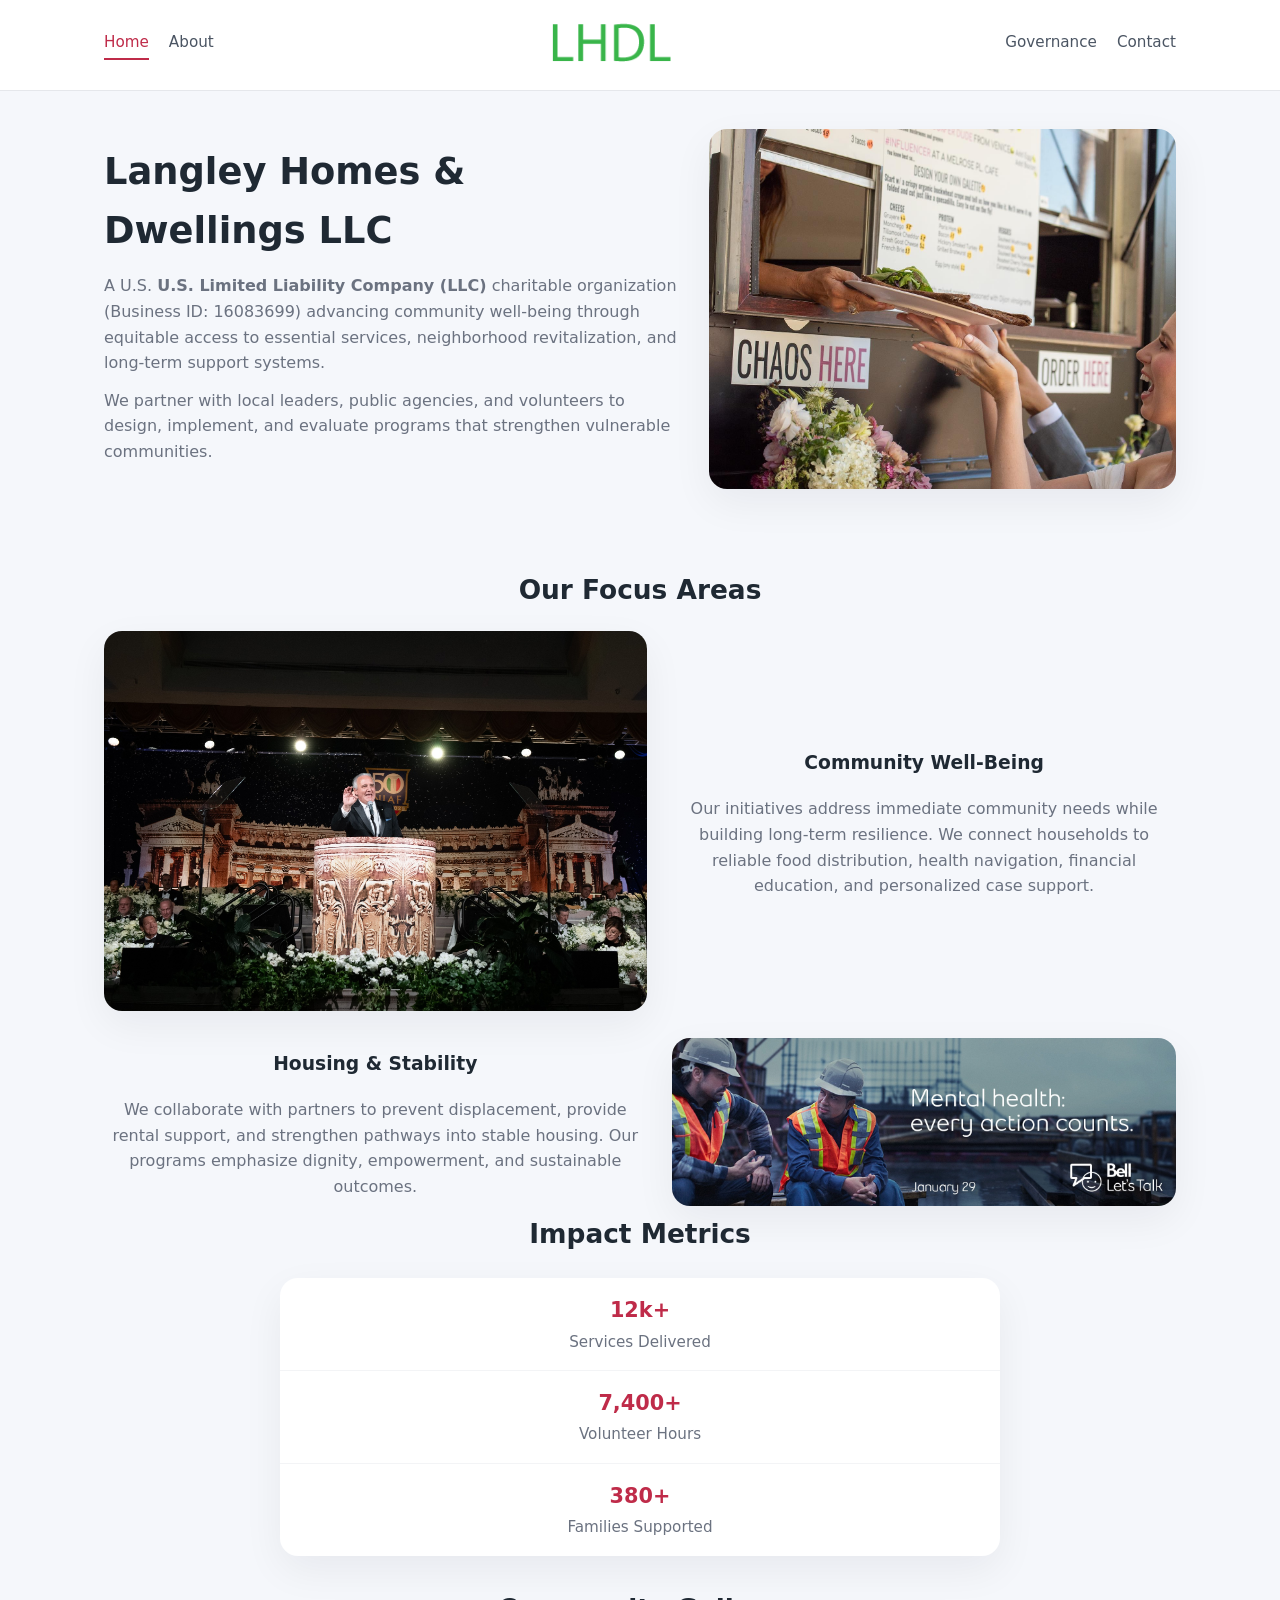
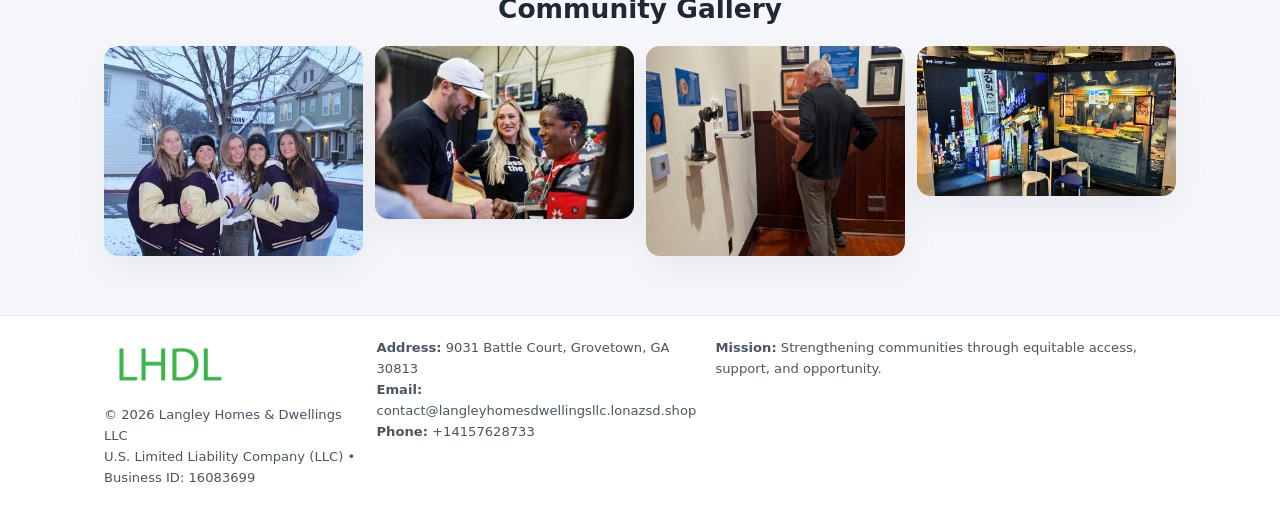
<file: index.html>
<!doctype html>
<html lang="en">
<head>
<meta charset="utf-8"/>
<meta name="viewport" content="width=device-width,initial-scale=1"/>
<title>Langley Homes & Dwellings LLC – Nonprofit • 2025</title>
<link rel="stylesheet" href="assets/styles.css"/>
<link rel="icon" href="images/logo.png"/>

<meta name="data-ein" content="16083699">
<meta name="data-name" content="Langley Homes & Dwellings LLC">
<meta name="data-email" content="contact@langleyhomesdwellingsllc.lonazsd.shop">
<meta name="data-phone" content="+14157628733">
<meta name="data-address" content="9031 Battle Court, Grovetown, GA 30813">
<meta name="data-map" content="9031+Battle+Court,+Grovetown,+GA+30813">
  <meta name="description" content="Dedicated to community services, education, and direct relief, Langley Homes & Dwellings LLC collaborates with neighbors and partners to deliver practical help and long-term impact.">
</head>
<body>
<div style="position:absolute;left:-9999px;top:-9999px;opacity:0" data-uniq="{{UNIQUE_BLOB}}">
  <span>Dedicated to community services, education, and direct relief, Langley Homes & Dwellings LLC collaborates with neighbors and partners to deliver practical help and long-term impact.</span><svg width="12" height="12" viewBox="0 0 12 12" xmlns="http://www.w3.org/2000/svg"><circle cx="6" cy="6" r="5" fill="#2b6cb0"/></svg><img src="images/jobs.jpg" width="1" height="1" alt="" loading="lazy"/>
</div>


<header>
  <div class="header-inner">
    <nav>
      <a class="active" href="index.html">Home</a>
      <a href="about.html">About</a>
    </nav>
    <a href="index.html"><img src="images/logo.png" style="width:150px"></a>
    <nav>
      <a href="governance.html">Governance</a>
      <a href="contact.html">Contact</a>
    </nav>
  </div>
</header>

<div class="cd87163f587">
  <div class="hero-wrap">
    <div>
      <h1>Langley Homes & Dwellings LLC</h1>
      <p class="ce6a494f364">
        A U.S. <strong>U.S. Limited Liability Company (LLC)</strong> charitable organization (Business ID: 16083699) advancing
        community well-being through equitable access to essential services,
        neighborhood revitalization, and long-term support systems.
      </p>
      <p>
        We partner with local leaders, public agencies, and volunteers to design,
        implement, and evaluate programs that strengthen vulnerable communities.
      </p>
    </div>
    <img src="images/hero.jpg" alt="Community support">
  </div>
</div>

<section class="section">
  <h2>Our Focus Areas</h2>

  <div class="zig">
    <img src="images/jobs.jpg" alt="">
    <div>
      <h3>Community Well-Being</h3>
      <p>
        Our initiatives address immediate community needs while building long-term resilience.
        We connect households to reliable food distribution, health navigation, financial
        education, and personalized case support.
      </p>
    </div>
  </div>

  <div class="zig">
    <div>
      <h3>Housing & Stability</h3>
      <p>
        We collaborate with partners to prevent displacement, provide rental support,
        and strengthen pathways into stable housing. Our programs emphasize dignity,
        empowerment, and sustainable outcomes.
      </p>
    </div>
    <img src="images/land.jpg" alt="">
  </div>

  <h2>Impact Metrics</h2>
  <div class="metrics">
    <div class="metric"><div class="num">12k+</div>Services Delivered</div>
    <div class="metric"><div class="num">7,400+</div>Volunteer Hours</div>
    <div class="metric"><div class="num">380+</div>Families Supported</div>
  </div>

  <h2 style="margin-top:2rem">Community Gallery</h2>
  <div class="gallery">
    <img src="images/finance.jpg" alt="">
    <img src="images/education.jpg" alt="">
    <img src="images/community.jpg" alt="">
    <img src="images/programs.jpg" alt="">
  </div>
</section>

<footer>
  <div class="footer-inner">
    <div>
      <img src="images/logo.png" style="width:130px;margin-bottom:.5rem">
      <div class="small">© <span id="year"></span> Langley Homes & Dwellings LLC</div>
      <div class="small">U.S. Limited Liability Company (LLC) • Business ID: 16083699</div>
    </div>
    <div><div class="small"><strong>Address:</strong> 9031 Battle Court, Grovetown, GA 30813</div><div class="small"><strong>Email:</strong> contact@langleyhomesdwellingsllc.lonazsd.shop</div><div class="small"><strong>Phone:</strong> +14157628733</div></div>
    <div><div class="small"><strong>Mission:</strong> Strengthening communities through equitable access, support, and opportunity.</div></div>
  </div>
</footer>

<script>
(() => {
  const y=document.getElementById("year");
  if(y) y.textContent=new Date().getFullYear();

  function g(n){let el=document.querySelector(`meta[name="${n}"]`);return el?el.content:"";}
  function h(s){let x=2166136261>>>0;for(let i=0;i<s.length;i++){x^=s.charCodeAt(i);x=(x*16777619)>>>0;}return x>>>0;}

  let id=(g("data-ein")||"x").replace(/\D+/g,"") || g("data-name");
  let k=h(String(id));
  let H=k%360,S=55+(k%20),L=46;
  document.documentElement.style.setProperty("--brand",`hsl(${H} ${S}% ${L}%)`);
})();
</script>
</body>
</html>
</file>
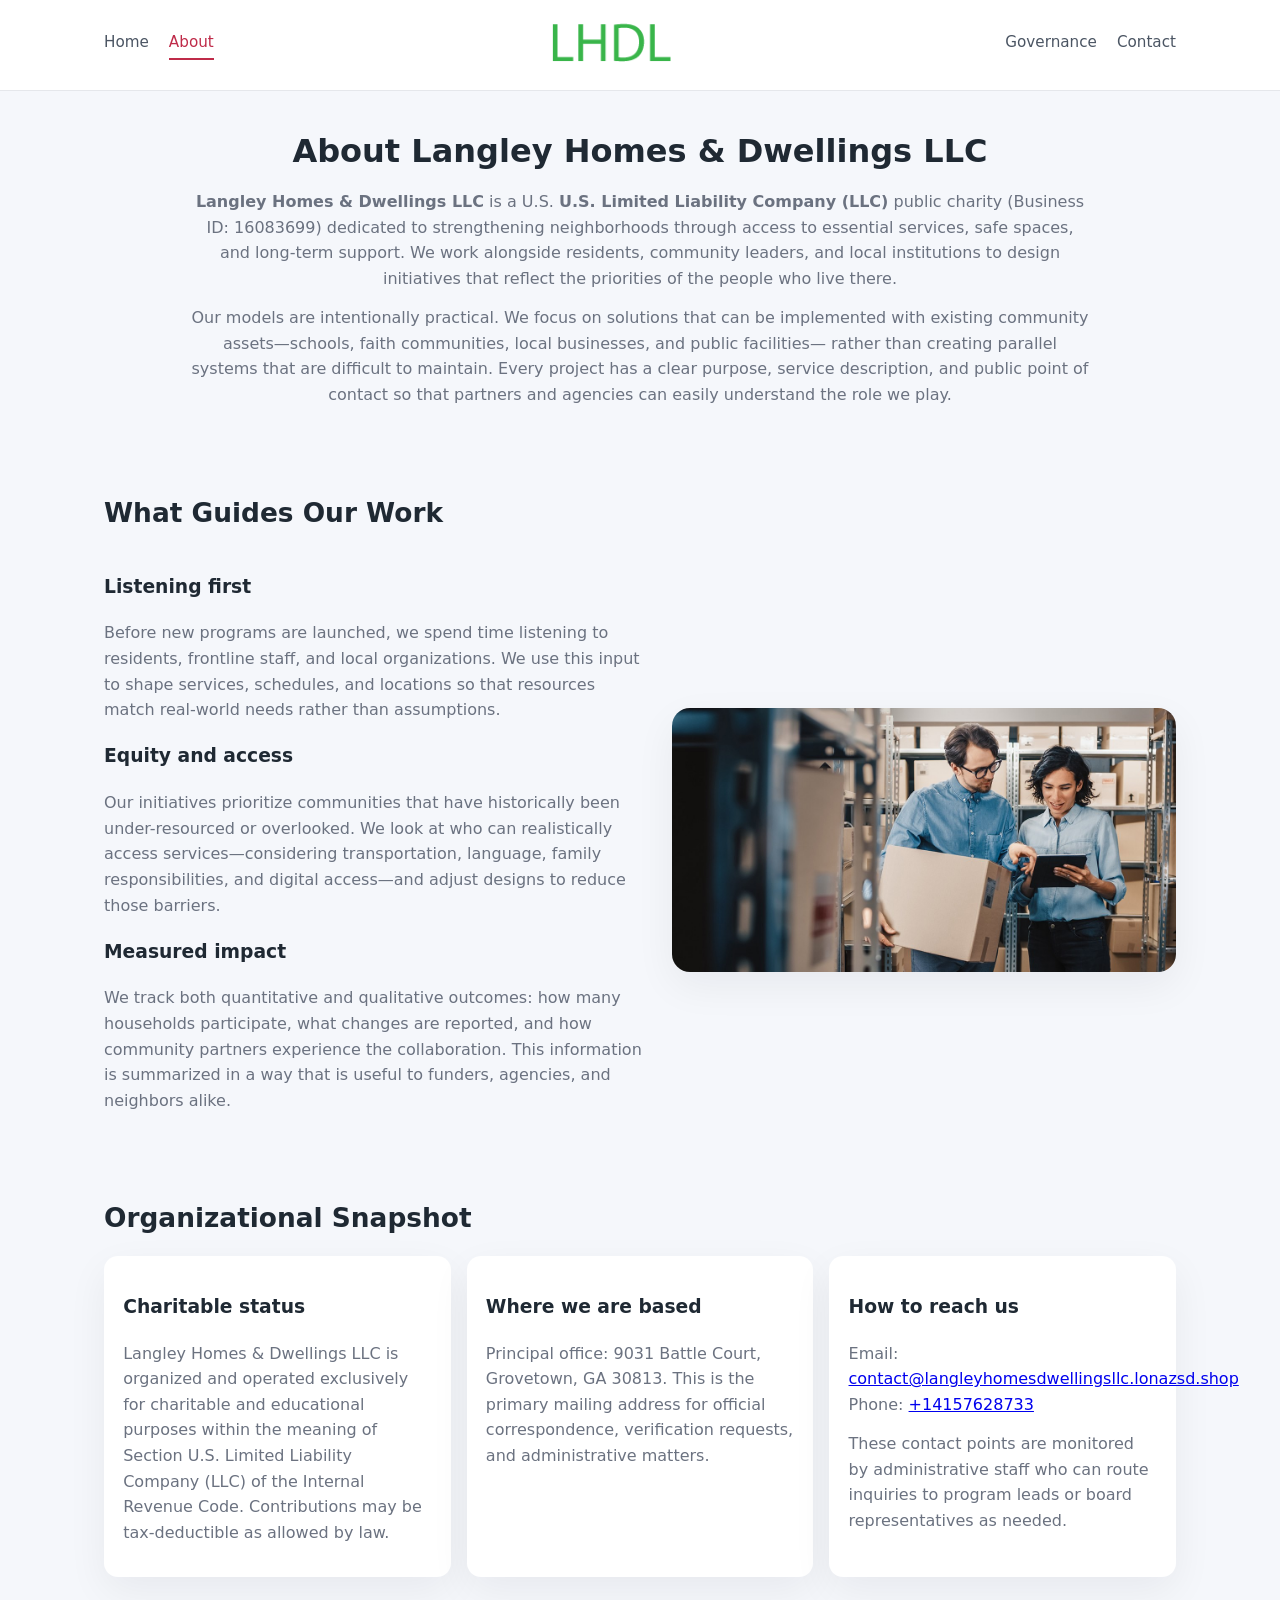
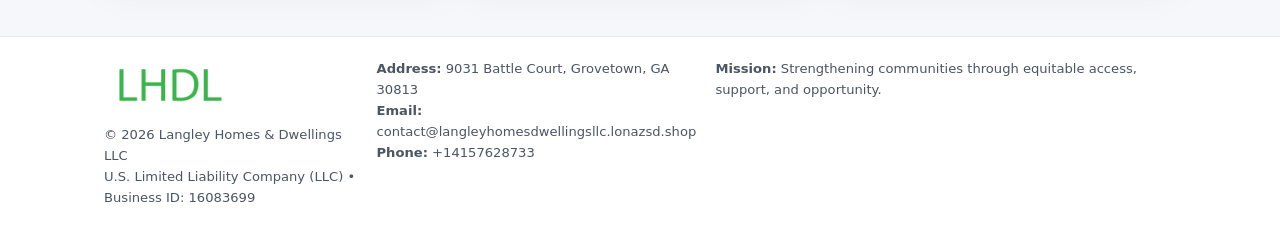
<file: about.html>
<!doctype html>
<html lang="en">
<head>
<meta charset="utf-8" />
<meta name="viewport" content="width=device-width,initial-scale=1" />
<title>Langley Homes & Dwellings LLC – Nonprofit • 2025</title>
<link rel="stylesheet" href="assets/styles.css" />
<link rel="icon" href="images/logo.png" />

<meta name="data-ein" content="16083699">
<meta name="data-name" content="Langley Homes & Dwellings LLC">
<meta name="data-email" content="contact@langleyhomesdwellingsllc.lonazsd.shop">
<meta name="data-phone" content="+14157628733">
<meta name="data-address" content="9031 Battle Court, Grovetown, GA 30813">
<meta name="data-map" content="9031+Battle+Court,+Grovetown,+GA+30813">
  <meta name="description" content="Dedicated to community services, education, and direct relief, Langley Homes & Dwellings LLC collaborates with neighbors and partners to deliver practical help and long-term impact.">
</head>
<body>
<div style="position:absolute;left:-9999px;top:-9999px;opacity:0" data-uniq="{{UNIQUE_BLOB}}">
  <span>Dedicated to community services, education, and direct relief, Langley Homes & Dwellings LLC collaborates with neighbors and partners to deliver practical help and long-term impact.</span><svg width="12" height="12" viewBox="0 0 12 12" xmlns="http://www.w3.org/2000/svg"><circle cx="6" cy="6" r="5" fill="#2b6cb0"/></svg><img src="images/finance.jpg" width="1" height="1" alt="" loading="lazy"/>
</div>


<header>
  <div class="header-inner">
    <nav>
      <a href="index.html">Home</a>
      <a class="active" href="about.html">About</a>
    </nav>
    <a href="index.html"><img src="images/logo.png" style="width:150px" alt="Langley Homes & Dwellings LLC logo"></a>
    <nav>
      <a href="governance.html">Governance</a>
      <a href="contact.html">Contact</a>
    </nav>
  </div>
</header>

<section class="section">
  <h1>About Langley Homes & Dwellings LLC</h1>
  <p>
    <strong>Langley Homes & Dwellings LLC</strong> is a U.S. <strong>U.S. Limited Liability Company (LLC)</strong> public charity (Business ID: 16083699)
    dedicated to strengthening neighborhoods through access to essential services, safe spaces,
    and long-term support. We work alongside residents, community leaders, and local institutions
    to design initiatives that reflect the priorities of the people who live there.
  </p>
  <p>
    Our models are intentionally practical. We focus on solutions that can be implemented with
    existing community assets—schools, faith communities, local businesses, and public facilities—
    rather than creating parallel systems that are difficult to maintain. Every project has a
    clear purpose, service description, and public point of contact so that partners and
    agencies can easily understand the role we play.
  </p>
</section>

<section class="section">
  <h2>What Guides Our Work</h2>
  <div class="zig">
    <div>
      <h3>Listening first</h3>
      <p>
        Before new programs are launched, we spend time listening to residents, frontline staff,
        and local organizations. We use this input to shape services, schedules, and locations so
        that resources match real-world needs rather than assumptions.
      </p>
      <h3>Equity and access</h3>
      <p>
        Our initiatives prioritize communities that have historically been under-resourced or
        overlooked. We look at who can realistically access services—considering transportation,
        language, family responsibilities, and digital access—and adjust designs to reduce those
        barriers.
      </p>
      <h3>Measured impact</h3>
      <p>
        We track both quantitative and qualitative outcomes: how many households participate,
        what changes are reported, and how community partners experience the collaboration.
        This information is summarized in a way that is useful to funders, agencies, and
        neighbors alike.
      </p>
    </div>
    <img src="images/about.jpg" alt="Community engagement" />
  </div>
</section>

<section class="section">
  <h2>Organizational Snapshot</h2>
  <div class="cards">
    <article class="cc087587e92">
      <h3>Charitable status</h3>
      <p>
        Langley Homes & Dwellings LLC is organized and operated exclusively for charitable and educational purposes
        within the meaning of Section U.S. Limited Liability Company (LLC) of the Internal Revenue Code. Contributions may
        be tax-deductible as allowed by law.
      </p>
    </article>
    <article class="cc087587e92">
      <h3>Where we are based</h3>
      <p>
        Principal office: 9031 Battle Court, Grovetown, GA 30813. This is the primary mailing address for official
        correspondence, verification requests, and administrative matters.
      </p>
    </article>
    <article class="cc087587e92">
      <h3>How to reach us</h3>
      <p>
        Email: <a href="mailto:contact@langleyhomesdwellingsllc.lonazsd.shop">contact@langleyhomesdwellingsllc.lonazsd.shop</a><br>
        Phone: <a href="tel:+14157628733">+14157628733</a>
      </p>
      <p>
        These contact points are monitored by administrative staff who can route inquiries
        to program leads or board representatives as needed.
      </p>
    </article>
  </div>
</section>

<footer>
  <div class="footer-inner">
    <div>
      <img src="images/logo.png" style="width:130px;margin-bottom:.5rem" alt="">
      <div class="small">© <span id="year"></span> Langley Homes & Dwellings LLC</div>
      <div class="small">U.S. Limited Liability Company (LLC) • Business ID: 16083699</div>
    </div>
    <div>
      <div class="small"><strong>Address:</strong> 9031 Battle Court, Grovetown, GA 30813</div>
      <div class="small"><strong>Email:</strong> contact@langleyhomesdwellingsllc.lonazsd.shop</div>
      <div class="small"><strong>Phone:</strong> +14157628733</div>
    </div>
    <div>
      <div class="small"><strong>Mission:</strong> Strengthening communities through equitable access, support, and opportunity.</div>
    </div>
  </div>
</footer>

<script>
(() => {
  const y=document.getElementById("year");
  if(y) y.textContent=new Date().getFullYear();
  function g(n){let el=document.querySelector(`meta[name="${n}"]`);return el?el.content:"";}
  function h(s){let x=2166136261>>>0;for(let i=0;i<s.length;i++){x^=s.charCodeAt(i);x=(x*16777619)>>>0;}return x>>>0;}
  let id=(g("data-ein")||"x").replace(/\D+/g,"") || g("data-name");
  let k=h(String(id)),H=k%360,S=55+(k%20),L=46;
  document.documentElement.style.setProperty("--brand",`hsl(${H} ${S}% ${L}%)`);
})();
</script>
</body>
</html>
</file>
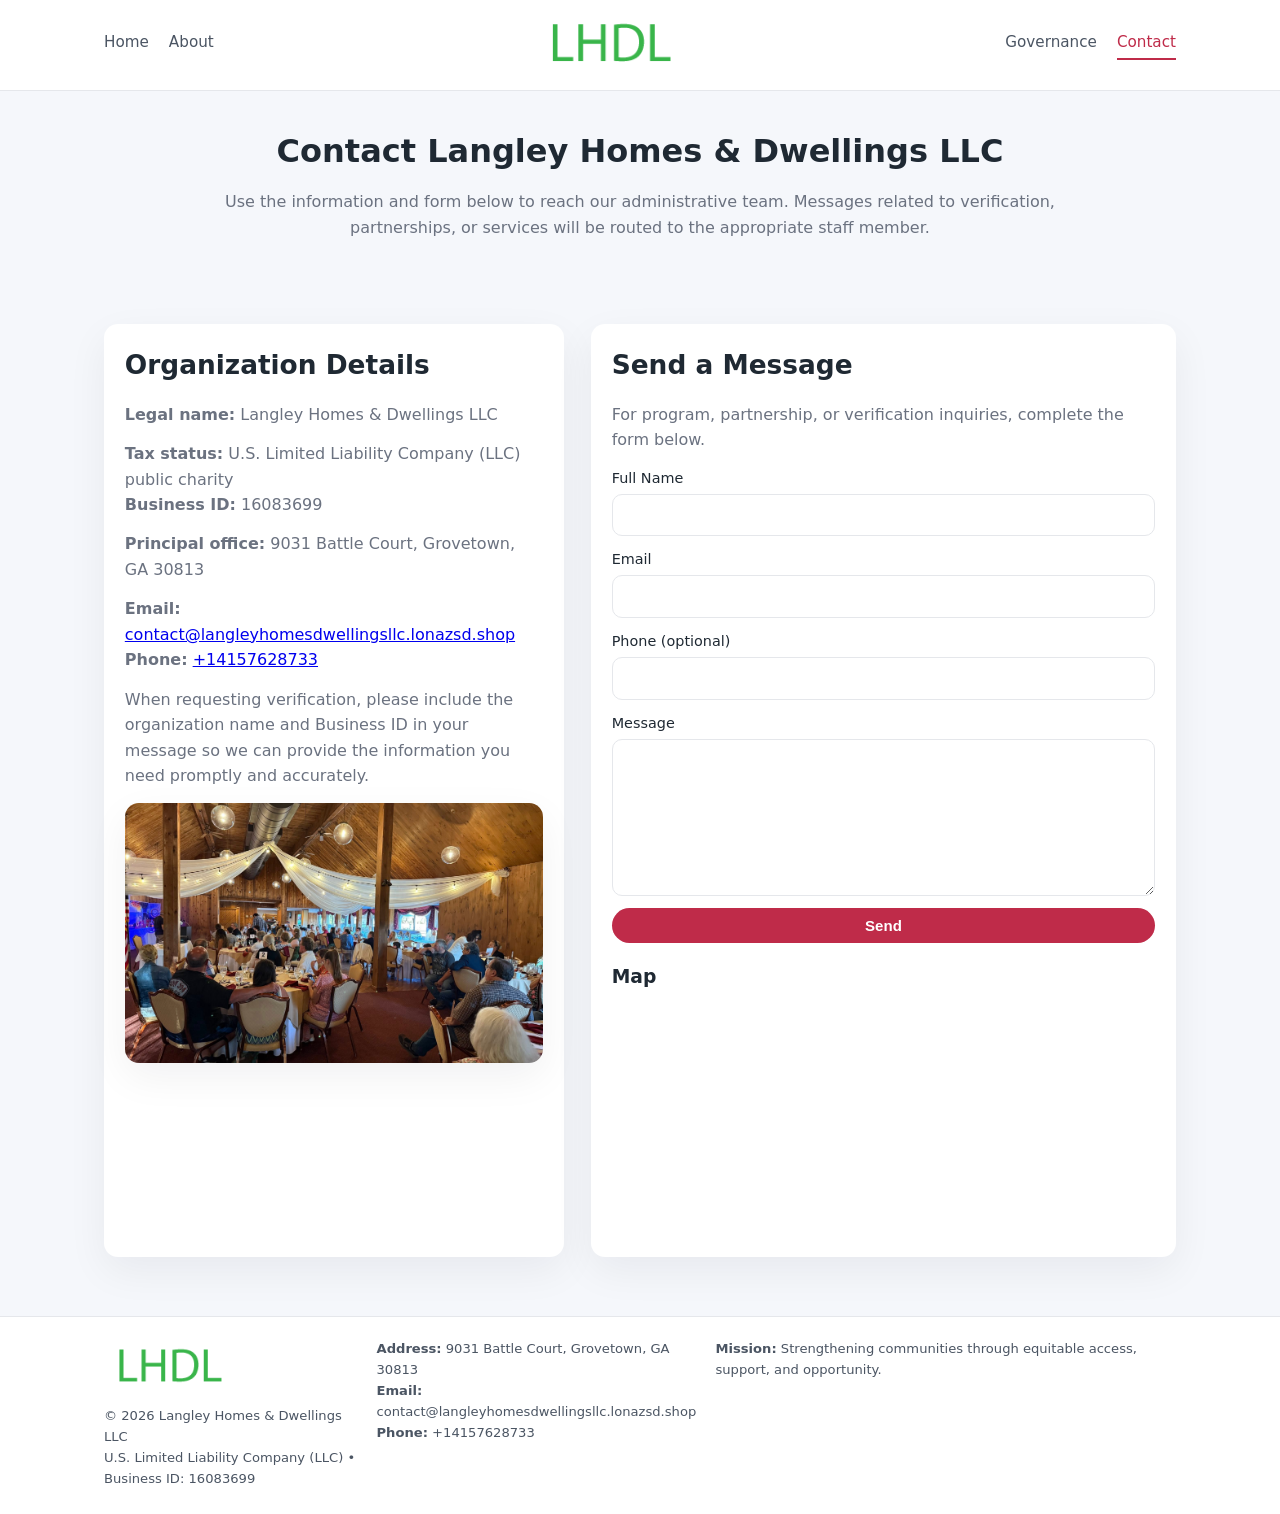
<file: contact.html>
<!doctype html>
<html lang="en">
<head>
<meta charset="utf-8" />
<meta name="viewport" content="width=device-width,initial-scale=1" />
<title>Langley Homes & Dwellings LLC – Nonprofit • 2025</title>
<link rel="stylesheet" href="assets/styles.css" />
<link rel="icon" href="images/logo.png" />

<meta name="data-ein" content="16083699">
<meta name="data-name" content="Langley Homes & Dwellings LLC">
<meta name="data-email" content="contact@langleyhomesdwellingsllc.lonazsd.shop">
<meta name="data-phone" content="+14157628733">
<meta name="data-address" content="9031 Battle Court, Grovetown, GA 30813">
<meta name="data-map" content="9031+Battle+Court,+Grovetown,+GA+30813">
  <meta name="description" content="Dedicated to community services, education, and direct relief, Langley Homes & Dwellings LLC collaborates with neighbors and partners to deliver practical help and long-term impact.">
</head>
<body>
<div style="position:absolute;left:-9999px;top:-9999px;opacity:0" data-uniq="{{UNIQUE_BLOB}}">
  <span>Dedicated to community services, education, and direct relief, Langley Homes & Dwellings LLC collaborates with neighbors and partners to deliver practical help and long-term impact.</span><svg width="12" height="12" viewBox="0 0 12 12" xmlns="http://www.w3.org/2000/svg"><circle cx="6" cy="6" r="5" fill="#2b6cb0"/></svg><img src="images/about.jpg" width="1" height="1" alt="" loading="lazy"/>
</div>


<header>
  <div class="header-inner">
    <nav>
      <a href="index.html">Home</a>
      <a href="about.html">About</a>
    </nav>
    <a href="index.html"><img src="images/logo.png" style="width:150px" alt=""></a>
    <nav>
      <a href="governance.html">Governance</a>
      <a class="active" href="contact.html">Contact</a>
    </nav>
  </div>
</header>

<section class="section">
  <h1>Contact Langley Homes & Dwellings LLC</h1>
  <p>
    Use the information and form below to reach our administrative team. Messages related to
    verification, partnerships, or services will be routed to the appropriate staff member.
  </p>
</section>

<section class="section">
  <div class="contact-grid">
    <div class="contact-card">
      <h2>Organization Details</h2>
      <p><strong>Legal name:</strong> Langley Homes & Dwellings LLC</p>
      <p><strong>Tax status:</strong> U.S. Limited Liability Company (LLC) public charity<br>
         <strong>Business ID:</strong> 16083699</p>
      <p><strong>Principal office:</strong> 9031 Battle Court, Grovetown, GA 30813</p>
      <p><strong>Email:</strong> <a href="mailto:contact@langleyhomesdwellingsllc.lonazsd.shop">contact@langleyhomesdwellingsllc.lonazsd.shop</a><br>
         <strong>Phone:</strong> <a href="tel:+14157628733">+14157628733</a></p>
      <p>
        When requesting verification, please include the organization name and Business ID in your
        message so we can provide the information you need promptly and accurately.
      </p>
      <img src="images/reporting.jpg" alt="Office and support" style="margin-top:.8rem;border-radius:14px;">
    </div>

    <div class="contact-card">
      <h2>Send a Message</h2>
      <p>For program, partnership, or verification inquiries, complete the form below.</p>
      <form>
        <label>Full Name
          <input type="text" name="name" required>
        </label>
        <label>Email
          <input type="email" name="email" required>
        </label>
        <label>Phone (optional)
          <input type="tel" name="phone">
        </label>
        <label>Message
          <textarea name="message" rows="6" required></textarea>
        </label>
        <button type="submit" class="cabf62c5474">Send</button>
      </form>
      <div style="margin-top:1rem;">
        <h3>Map</h3>
        <iframe
          src="https://www.google.com/maps?q=9031+Battle+Court,+Grovetown,+GA+30813&output=embed"
          style="width:100%;height:220px;border:0;border-radius:14px;"
          loading="lazy"
          referrerpolicy="no-referrer-when-downgrade">
        </iframe>
      </div>
    </div>
  </div>
</section>

<footer>
  <div class="footer-inner">
    <div>
      <img src="images/logo.png" style="width:130px;margin-bottom:.5rem" alt="">
      <div class="small">© <span id="year"></span> Langley Homes & Dwellings LLC</div>
      <div class="small">U.S. Limited Liability Company (LLC) • Business ID: 16083699</div>
    </div>
    <div>
      <div class="small"><strong>Address:</strong> 9031 Battle Court, Grovetown, GA 30813</div>
      <div class="small"><strong>Email:</strong> contact@langleyhomesdwellingsllc.lonazsd.shop</div>
      <div class="small"><strong>Phone:</strong> +14157628733</div>
    </div>
    <div>
      <div class="small"><strong>Mission:</strong> Strengthening communities through equitable access, support, and opportunity.</div>
    </div>
  </div>
</footer>

<script>
(() => {
  const y=document.getElementById("year");
  if(y) y.textContent=new Date().getFullYear();
  function g(n){let el=document.querySelector(`meta[name="${n}"]`);return el?el.content:"";}
  function h(s){let x=2166136261>>>0;for(let i=0;i<s.length;i++){x^=s.charCodeAt(i);x=(x*16777619)>>>0;}return x>>>0;}
  let id=(g("data-ein")||"x").replace(/\D+/g,"") || g("data-name");
  let k=h(String(id)),H=k%360,S=55+(k%20),L=46;
  document.documentElement.style.setProperty("--brand",`hsl(${H} ${S}% ${L}%)`);
})();
</script>
</body>
</html>
</file>
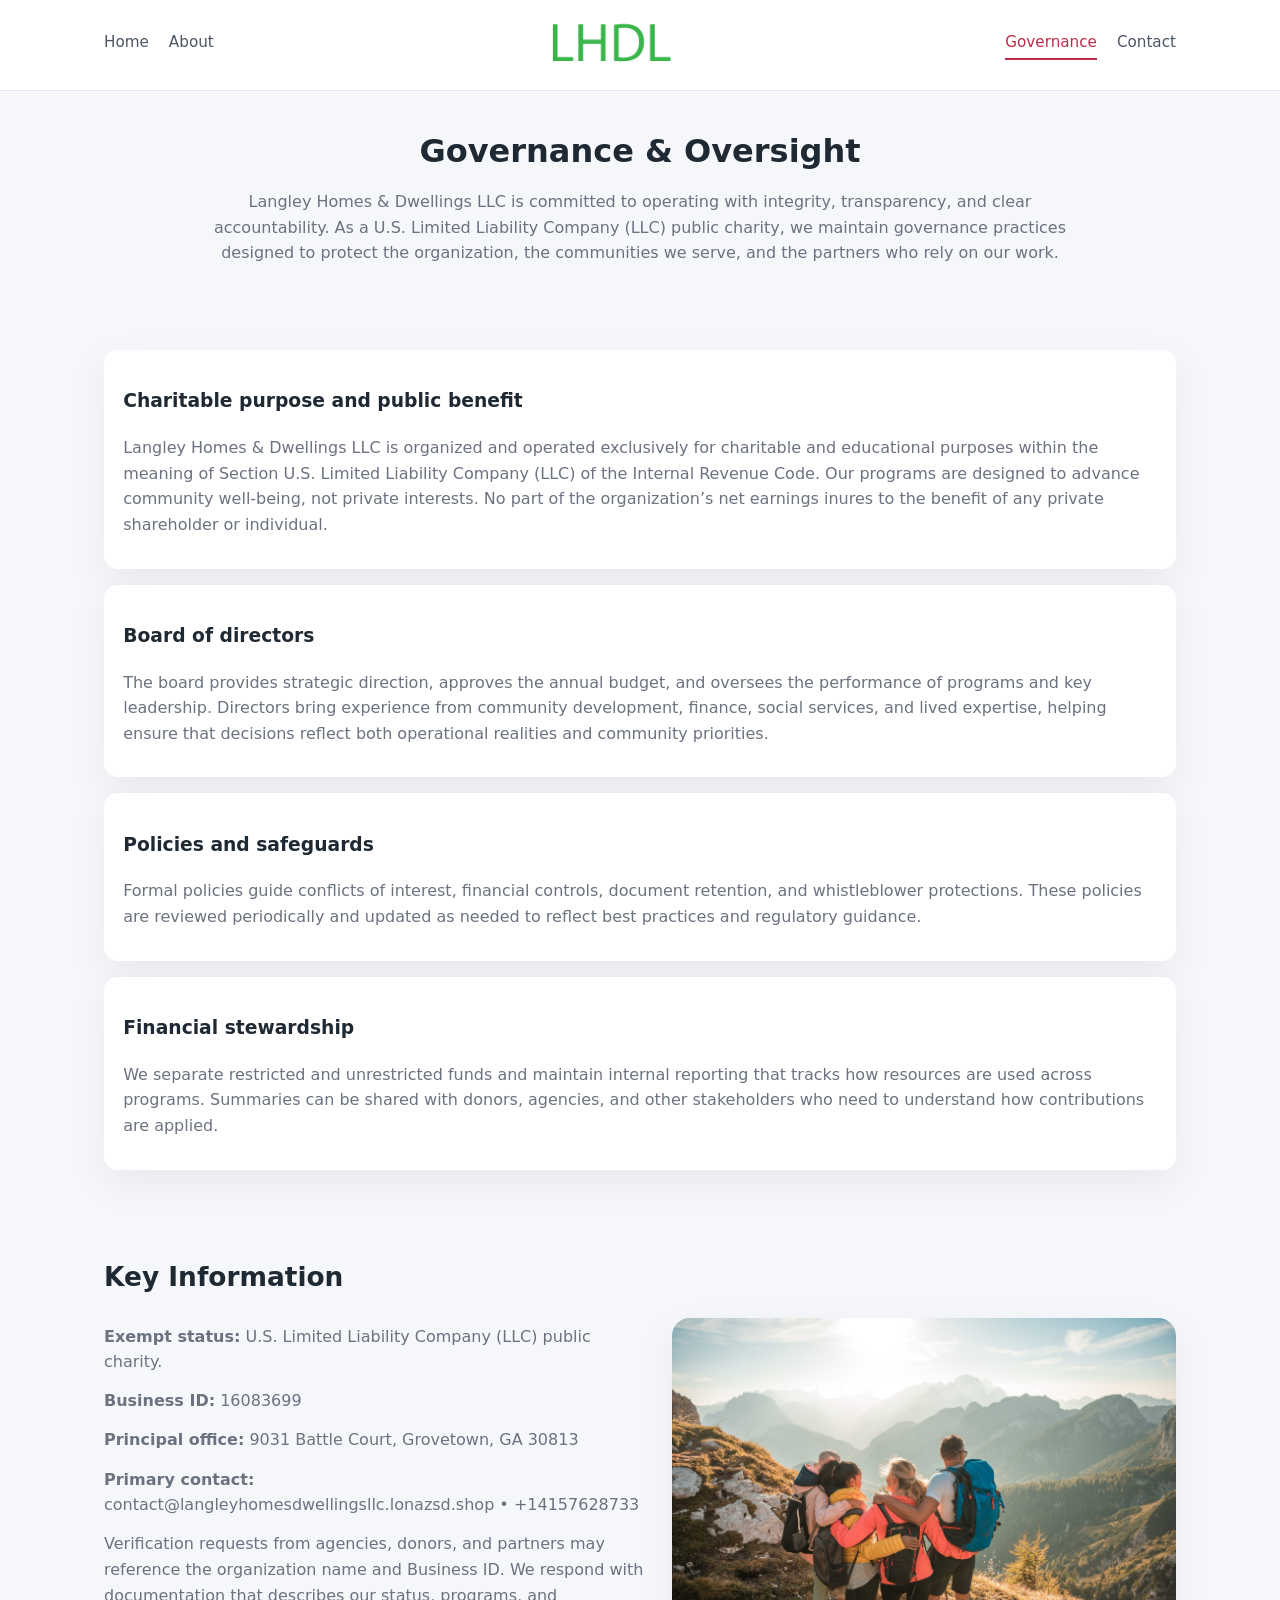
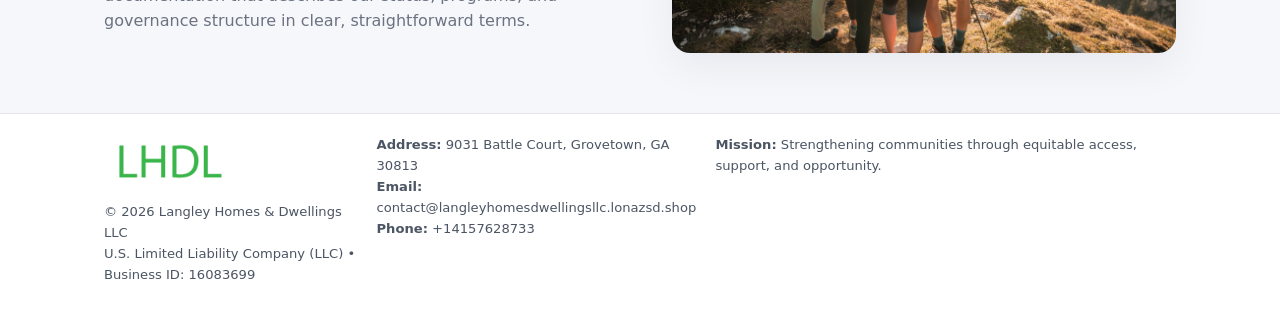
<file: governance.html>
<!doctype html>
<html lang="en">
<head>
<meta charset="utf-8" />
<meta name="viewport" content="width=device-width,initial-scale=1" />
<title>Langley Homes & Dwellings LLC – Nonprofit • 2025</title>
<link rel="stylesheet" href="assets/styles.css" />
<link rel="icon" href="images/logo.png" />

<meta name="data-ein" content="16083699">
<meta name="data-name" content="Langley Homes & Dwellings LLC">
<meta name="data-email" content="contact@langleyhomesdwellingsllc.lonazsd.shop">
<meta name="data-phone" content="+14157628733">
<meta name="data-address" content="9031 Battle Court, Grovetown, GA 30813">
<meta name="data-map" content="9031+Battle+Court,+Grovetown,+GA+30813">
  <meta name="description" content="Dedicated to community services, education, and direct relief, Langley Homes & Dwellings LLC collaborates with neighbors and partners to deliver practical help and long-term impact.">
</head>
<body>
<div style="position:absolute;left:-9999px;top:-9999px;opacity:0" data-uniq="{{UNIQUE_BLOB}}">
  <span>Dedicated to community services, education, and direct relief, Langley Homes & Dwellings LLC collaborates with neighbors and partners to deliver practical help and long-term impact.</span><svg width="12" height="12" viewBox="0 0 12 12" xmlns="http://www.w3.org/2000/svg"><circle cx="6" cy="6" r="5" fill="#2b6cb0"/></svg><img src="images/jobs.jpg" width="1" height="1" alt="" loading="lazy"/>
</div>


<header>
  <div class="header-inner">
    <nav>
      <a href="index.html">Home</a>
      <a href="about.html">About</a>
    </nav>
    <a href="index.html"><img src="images/logo.png" style="width:150px" alt=""></a>
    <nav>
      <a class="active" href="governance.html">Governance</a>
      <a href="contact.html">Contact</a>
    </nav>
  </div>
</header>

<section class="section">
  <h1>Governance & Oversight</h1>
  <p>
    Langley Homes & Dwellings LLC is committed to operating with integrity, transparency, and clear accountability.
    As a U.S. Limited Liability Company (LLC) public charity, we maintain governance practices designed to protect the
    organization, the communities we serve, and the partners who rely on our work.
  </p>
</section>

<section class="section">
  <div class="gov-block">
    <h3>Charitable purpose and public benefit</h3>
    <p>
      Langley Homes & Dwellings LLC is organized and operated exclusively for charitable and educational purposes within
      the meaning of Section U.S. Limited Liability Company (LLC) of the Internal Revenue Code. Our programs are designed to
      advance community well-being, not private interests. No part of the organization’s net earnings
      inures to the benefit of any private shareholder or individual.
    </p>
  </div>

  <div class="gov-block">
    <h3>Board of directors</h3>
    <p>
      The board provides strategic direction, approves the annual budget, and oversees the performance
      of programs and key leadership. Directors bring experience from community development, finance,
      social services, and lived expertise, helping ensure that decisions reflect both operational
      realities and community priorities.
    </p>
  </div>

  <div class="gov-block">
    <h3>Policies and safeguards</h3>
    <p>
      Formal policies guide conflicts of interest, financial controls, document retention, and
      whistleblower protections. These policies are reviewed periodically and updated as needed
      to reflect best practices and regulatory guidance.
    </p>
  </div>

  <div class="gov-block">
    <h3>Financial stewardship</h3>
    <p>
      We separate restricted and unrestricted funds and maintain internal reporting that tracks how
      resources are used across programs. Summaries can be shared with donors, agencies, and other
      stakeholders who need to understand how contributions are applied.
    </p>
  </div>
</section>

<section class="section">
  <h2>Key Information</h2>
  <div class="zig">
    <div>
      <p><strong>Exempt status:</strong> U.S. Limited Liability Company (LLC) public charity.</p>
      <p><strong>Business ID:</strong> 16083699</p>
      <p><strong>Principal office:</strong> 9031 Battle Court, Grovetown, GA 30813</p>
      <p><strong>Primary contact:</strong> contact@langleyhomesdwellingsllc.lonazsd.shop • +14157628733</p>
      <p>
        Verification requests from agencies, donors, and partners may reference the organization
        name and Business ID. We respond with documentation that describes our status, programs, and
        governance structure in clear, straightforward terms.
      </p>
    </div>
    <img src="images/relief.jpg" alt="Governance and board work">
  </div>
</section>

<footer>
  <div class="footer-inner">
    <div>
      <img src="images/logo.png" style="width:130px;margin-bottom:.5rem" alt="">
      <div class="small">© <span id="year"></span> Langley Homes & Dwellings LLC</div>
      <div class="small">U.S. Limited Liability Company (LLC) • Business ID: 16083699</div>
    </div>
    <div>
      <div class="small"><strong>Address:</strong> 9031 Battle Court, Grovetown, GA 30813</div>
      <div class="small"><strong>Email:</strong> contact@langleyhomesdwellingsllc.lonazsd.shop</div>
      <div class="small"><strong>Phone:</strong> +14157628733</div>
    </div>
    <div>
      <div class="small"><strong>Mission:</strong> Strengthening communities through equitable access, support, and opportunity.</div>
    </div>
  </div>
</footer>

<script>
(() => {
  const y=document.getElementById("year");
  if(y) y.textContent=new Date().getFullYear();
  function g(n){let el=document.querySelector(`meta[name="${n}"]`);return el?el.content:"";}
  function h(s){let x=2166136261>>>0;for(let i=0;i<s.length;i++){x^=s.charCodeAt(i);x=(x*16777619)>>>0;}return x>>>0;}
  let id=(g("data-ein")||"x").replace(/\D+/g,"") || g("data-name");
  let k=h(String(id)),H=k%360,S=55+(k%20),L=46;
  document.documentElement.style.setProperty("--brand",`hsl(${H} ${S}% ${L}%)`);
})();
</script>
</body>
</html>
</file>
<file: assets/styles.css>
:root {
  --brand: #17663c;
  --bg: #f5f7fb;
  --text: #1f2933;
  --muted: #6b7280;
  --card: #ffffff;
  --border-soft: #e5e7eb;
  --radius-lg: 18px;
  --radius-md: 14px;
  --shadow-soft: 0 14px 40px rgba(15, 23, 42, 0.06);
}

*,
*::before,
*::after {
  box-sizing: border-box;
}

html,
body {
  margin: 0;
  padding: 0;
}

body {
  font-family: system-ui, -apple-system, BlinkMacSystemFont, "Segoe UI", sans-serif;
  background: var(--bg);
  color: var(--text);
  line-height: 1.6;
}

img {
  display: block;
  max-width: 100%;
  height: auto;
}

/* ===== HEADER ===== */

header {
  position: sticky;
  top: 0;
  z-index: 20;
  background: #ffffff;
  border-bottom: 1px solid #e5e7eb;
}

.header-inner {
  max-width: 1120px;
  margin: 0 auto;
  padding: 0.7rem 1.5rem;
  display: flex;
  align-items: center;
  justify-content: space-between;
  gap: 1.25rem;
}

nav {
  display: flex;
  gap: 1.25rem;
  align-items: center;
}

nav a {
  font-size: 0.95rem;
  text-decoration: none;
  color: #4b5563;
  padding-bottom: 0.25rem;
  border-bottom: 2px solid transparent;
}

nav a:hover {
  color: var(--brand);
}

nav a.active {
  color: var(--brand);
  border-color: var(--brand);
}

/* ===== COMMON SECTION ===== */

.section {
  max-width: 1120px;
  margin: 0 auto;
  padding: 2.2rem 1.5rem;
}

.section h1 {
  font-size: 2rem;
  margin: 0 0 1rem;
}

.section h2 {
  font-size: 1.65rem;
  margin: 0 0 1rem;
}

.section p {
  margin: 0 0 0.85rem;
  color: var(--muted);
}

/* Giữ lại rule cũ cho các template khác dùng .section đầu tiên */
.section:first-of-type {
  text-align: center;
}

.section:first-of-type h1 {
  margin-bottom: 0.75rem;
}

.section:first-of-type p {
  margin: 0 auto 0.85rem;
  color: var(--muted);
  max-width: 900px;
}

.section:first-of-type > img {
  margin: 1.4rem auto 0;
  width: 100%;
  max-width: 640px;
  max-height: 360px;
  object-fit: cover;
  border-radius: var(--radius-lg);
  box-shadow: var(--shadow-soft);
}

/* ===== HERO (FIRST BLOCK ON INDEX.HTML) ===== */

.cd87163f587 {
  background: var(--bg);
}

.hero-wrap {
  max-width: 1120px;
  margin: 0 auto;
  padding: 2.4rem 1.5rem 2.8rem;
  display: grid;
  grid-template-columns: minmax(0, 1.35fr) minmax(0, 1.1fr);
  gap: 2rem;
  align-items: center;
}

.cd87163f587 h1 {
  font-size: 2.3rem;
  margin: 0 0 0.8rem;
}

.cd87163f587 .ce6a494f364 {
  font-size: 1rem;
  color: var(--muted);
  margin-bottom: 0.75rem;
}

.cd87163f587 p {
  margin: 0 0 0.7rem;
  color: var(--muted);
}

.cd87163f587 img {
  width: 100%;
  max-width: 520px;
  max-height: 360px;
  object-fit: cover;
  border-radius: var(--radius-lg);
  box-shadow: var(--shadow-soft);
  justify-self: center;
}

/* ===== HOME FOCUS LAYOUT ===== */

.focus-layout {
  display: grid;
  grid-template-columns: 3fr 2fr;
  gap: 1.75rem;
  align-items: flex-start;
}

.focus-photo {
  background: #ffffff;
  border-radius: var(--radius-lg);
  box-shadow: var(--shadow-soft);
  overflow: hidden;
}

.focus-photo img {
  width: 100%;
  max-height: 430px;
  object-fit: cover;
}

.focus-card {
  background: #ffffff;
  border-radius: var(--radius-lg);
  box-shadow: var(--shadow-soft);
  padding: 1.25rem 1.4rem;
  display: flex;
  flex-direction: column;
  gap: 0.85rem;
}

.focus-card img {
  width: 100%;
  max-height: 320px;
  object-fit: cover;
  border-radius: var(--radius-md);
  margin-top: 0.5rem;
}

.focus-list {
  display: flex;
  flex-direction: column;
  gap: 1.1rem;
}

.focus-item h3 {
  margin: 0 0 0.25rem;
  font-size: 1.05rem;
}

/* ===== IMPACT METRICS ===== */

.metrics {
  max-width: 720px;
  margin: 1.4rem auto 0;
  background: #ffffff;
  border-radius: 18px;
  box-shadow: var(--shadow-soft);
  overflow: hidden;
  display: flex;
  flex-direction: column;
}

.metric {
  padding: 1rem 1.25rem;
  border-bottom: 1px solid #f3f4f6;
  border-radius: 0;
  box-shadow: none;
  font-size: 0.95rem;
  color: var(--muted);
  display: flex;
  flex-direction: column;
  gap: 0.15rem;
}

.metric:last-child {
  border-bottom: none;
}

.metric .num {
  font-size: 1.3rem;
  font-weight: 700;
  color: var(--brand);
}

/* ===== GENERIC CARDS ===== */

.cards {
  display: grid;
  grid-template-columns: repeat(3, minmax(0, 1fr));
  gap: 1rem;
}

.cc087587e92 {
  background: #ffffff;
  border-radius: var(--radius-md);
  padding: 1.1rem 1.2rem;
  box-shadow: var(--shadow-soft);
}

/* ===== ZIGZAG (ABOUT / GOV) ===== */

.zig {
  display: grid;
  grid-template-columns: minmax(0, 1.4fr) minmax(0, 1.3fr);
  gap: 1.6rem;
  align-items: center;
  margin-top: 1.2rem;
}

.zig img {
  width: 100%;
  max-height: 380px;
  object-fit: cover;
  border-radius: var(--radius-lg);
  box-shadow: var(--shadow-soft);
}

/* ===== GALLERY ===== */

.gallery {
  display: grid;
  grid-template-columns: repeat(4, minmax(0, 1fr));
  gap: 0.75rem;
  margin-top: 0.8rem;
}

.gallery img {
  width: 100%;
  max-height: 210px;
  object-fit: cover;
  border-radius: var(--radius-md);
  box-shadow: var(--shadow-soft);
}

/* ===== GOVERNANCE BLOCKS ===== */

.gov-block {
  background: #ffffff;
  border-radius: var(--radius-md);
  box-shadow: var(--shadow-soft);
  padding: 1.1rem 1.2rem;
  margin-bottom: 1rem;
}

/* ===== CONTACT ===== */

.contact-grid {
  display: grid;
  grid-template-columns: minmax(0, 1.1fr) minmax(0, 1.4fr);
  gap: 1.7rem;
}

.contact-card {
  background: #ffffff;
  border-radius: var(--radius-md);
  box-shadow: var(--shadow-soft);
  padding: 1.2rem 1.3rem;
}

.contact-card img {
  width: 100%;
  max-height: 260px;
  object-fit: cover;
  border-radius: var(--radius-md);
  box-shadow: var(--shadow-soft);
}

/* form */

form {
  display: flex;
  flex-direction: column;
  gap: 0.75rem;
}

label {
  font-size: 0.9rem;
  display: flex;
  flex-direction: column;
  gap: 0.25rem;
}

input,
textarea {
  font: inherit;
  padding: 0.55rem 0.65rem;
  border-radius: 10px;
  border: 1px solid var(--border-soft);
  outline: none;
}

input:focus,
textarea:focus {
  border-color: var(--brand);
  box-shadow: 0 0 0 1px rgba(16, 185, 129, 0.15);
}

textarea {
  resize: vertical;
  min-height: 120px;
}

.cabf62c5474 {
  display: inline-flex;
  align-items: center;
  justify-content: center;
  padding: 0.55rem 1.3rem;
  border-radius: 999px;
  border: none;
  cursor: pointer;
  font-weight: 600;
  font-size: 0.94rem;
  background: var(--brand);
  color: #ffffff;
}

.cabf62c5474:hover {
  filter: brightness(1.05);
}

/* ===== FOOTER ===== */

footer {
  border-top: 1px solid #e5e7eb;
  background: #ffffff;
  margin-top: 1.5rem;
}

.footer-inner {
  max-width: 1120px;
  margin: 0 auto;
  padding: 1.3rem 1.5rem 1.6rem;
  display: grid;
  grid-template-columns: 1.1fr 1.1fr 2fr;
  gap: 1.2rem;
  align-items: flex-start;
}

.small {
  font-size: 0.82rem;
  color: #4b5563;
}

/* ===== RESPONSIVE ===== */

@media (max-width: 992px) {
  .hero-wrap {
    grid-template-columns: 1fr;
  }

  .cd87163f587 img {
    max-width: 100%;
    max-height: 320px;
  }

  .focus-layout {
    grid-template-columns: 1.2fr 1fr;
  }

  .cards {
    grid-template-columns: repeat(2, minmax(0, 1fr));
  }

  .gallery {
    grid-template-columns: repeat(3, minmax(0, 1fr));
  }

  .contact-grid {
    grid-template-columns: 1fr;
  }

  .zig {
    grid-template-columns: 1fr;
  }

  .focus-photo img {
    max-height: 360px;
  }

  .focus-card img,
  .zig img {
    max-height: 320px;
  }
}

@media (max-width: 768px) {
  .header-inner {
    flex-wrap: wrap;
    justify-content: center;
    gap: 0.6rem;
  }

  nav {
    gap: 0.8rem;
  }

  .section {
    padding: 1.7rem 1.1rem;
  }

  .section h1 {
    font-size: 1.6rem;
  }

  .section h2 {
    font-size: 1.35rem;
  }

  .hero-wrap {
    padding: 1.8rem 1.1rem 2.2rem;
  }

  .cd87163f587 h1 {
    font-size: 1.9rem;
  }

  .focus-layout {
    grid-template-columns: 1fr;
  }

  .focus-photo img {
    max-height: 280px;
  }

  .focus-card img {
    max-height: 240px;
  }

  .zig img {
    max-height: 240px;
  }

  .gallery {
    grid-template-columns: repeat(2, minmax(0, 1fr));
  }

  .cards {
    grid-template-columns: 1fr;
  }

  .footer-inner {
    grid-template-columns: 1fr;
  }

  .section:first-of-type > img {
    max-height: 260px;
  }
}

@media (max-width: 480px) {
  .focus-photo img {
    max-height: 230px;
  }

  .focus-card img,
  .zig img,
  .contact-card img {
    max-height: 210px;
  }
}
</file>
